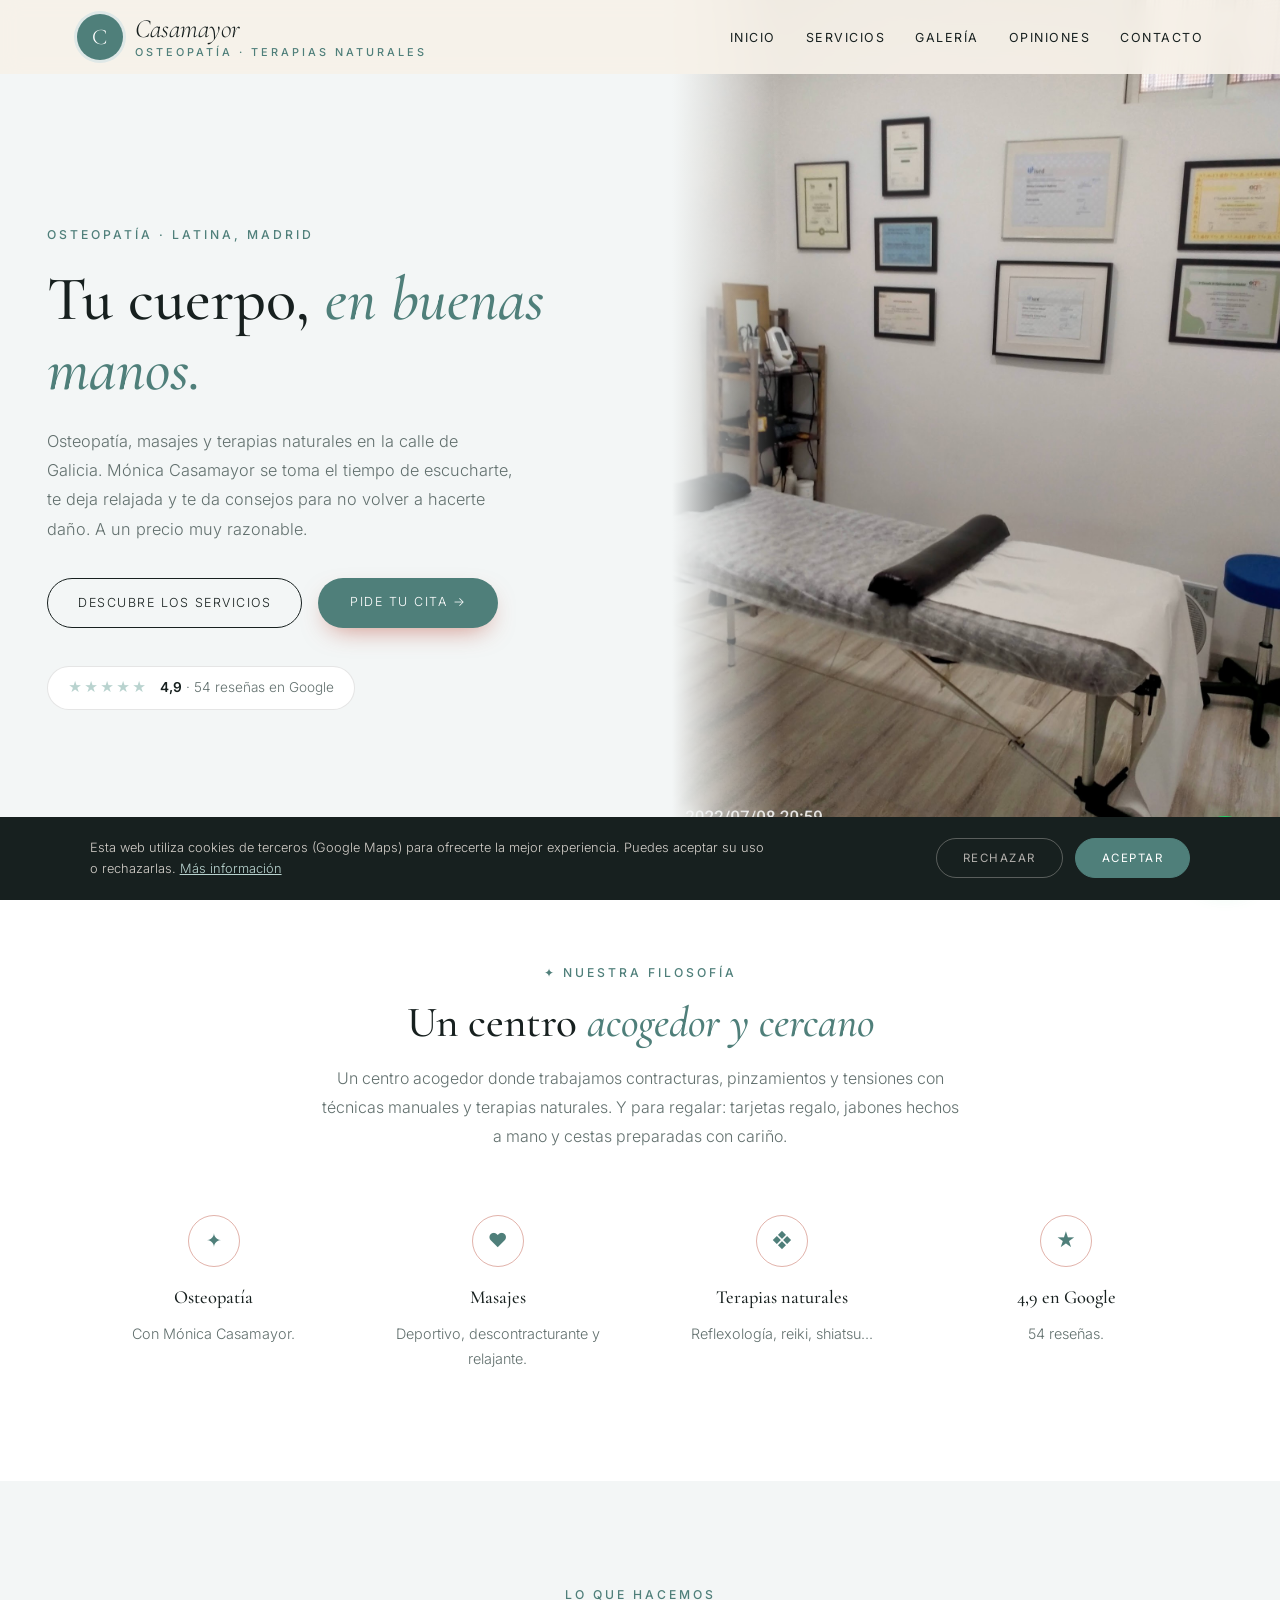
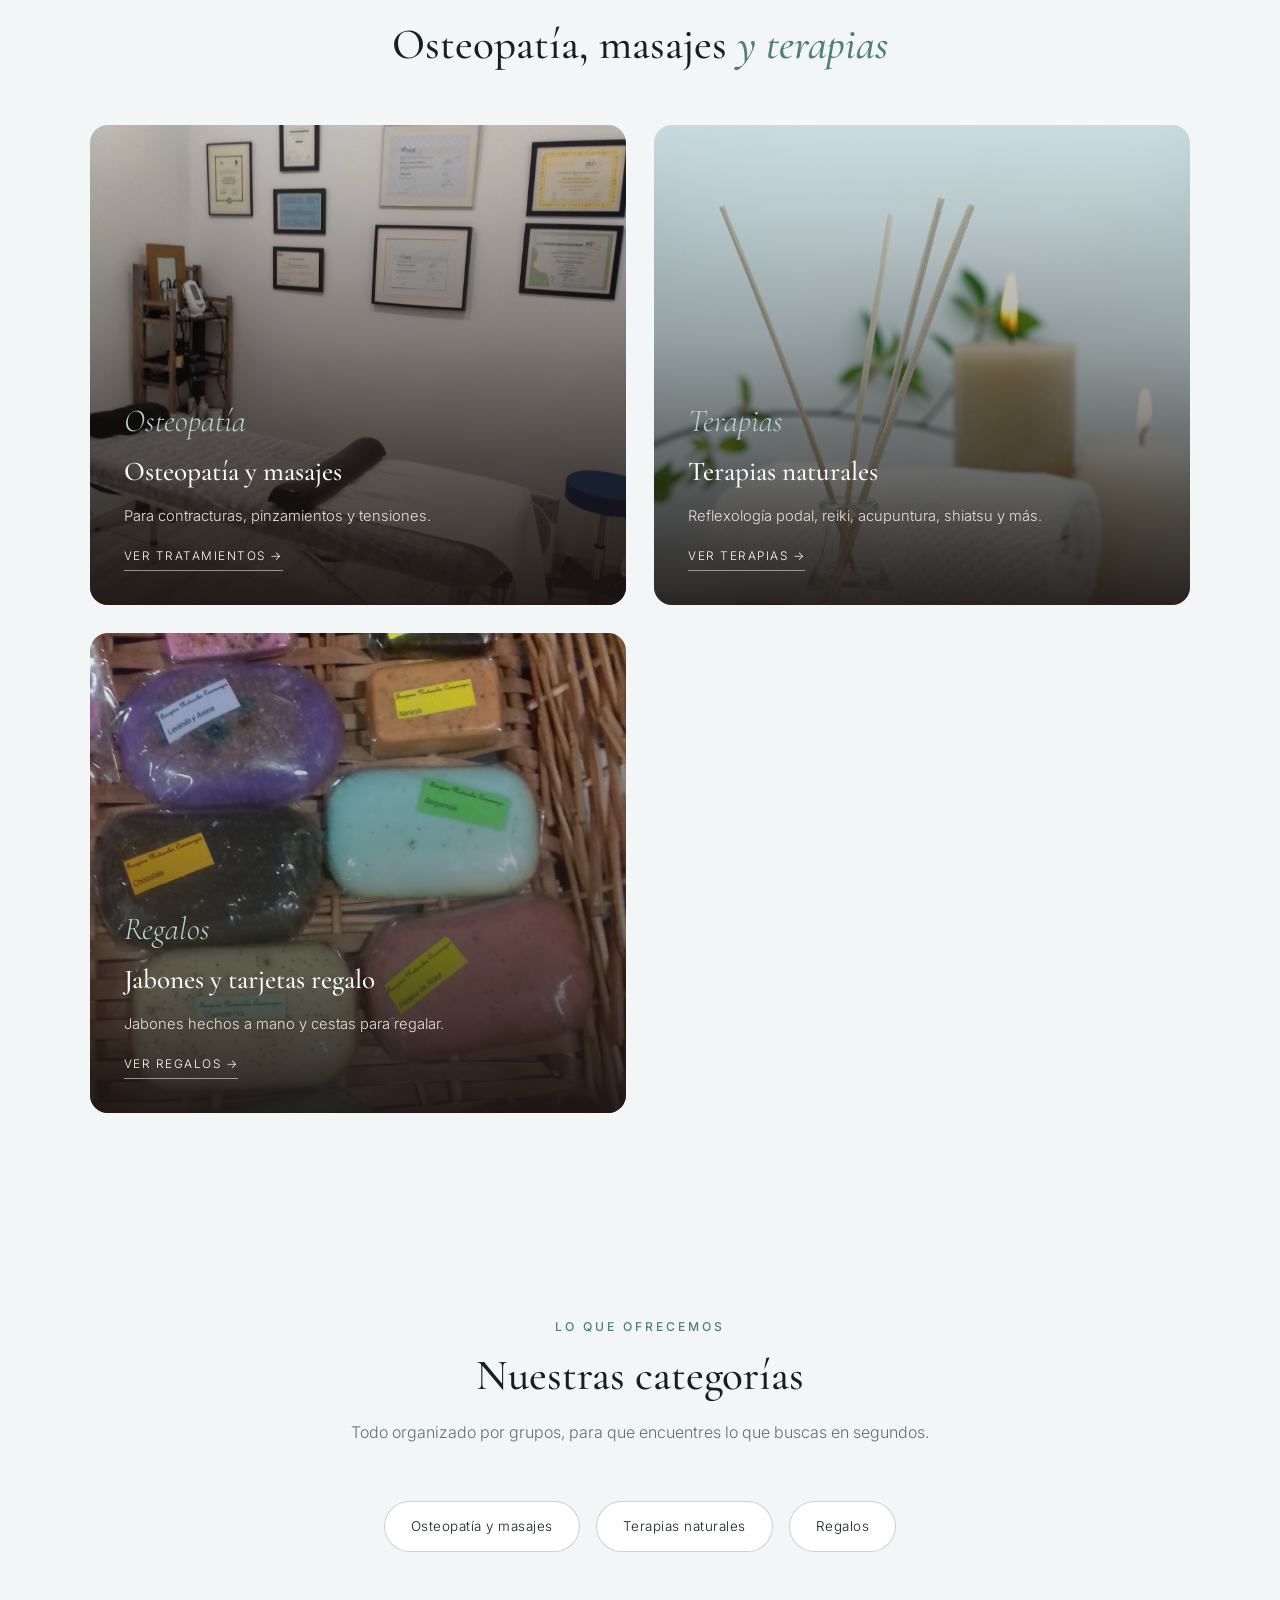
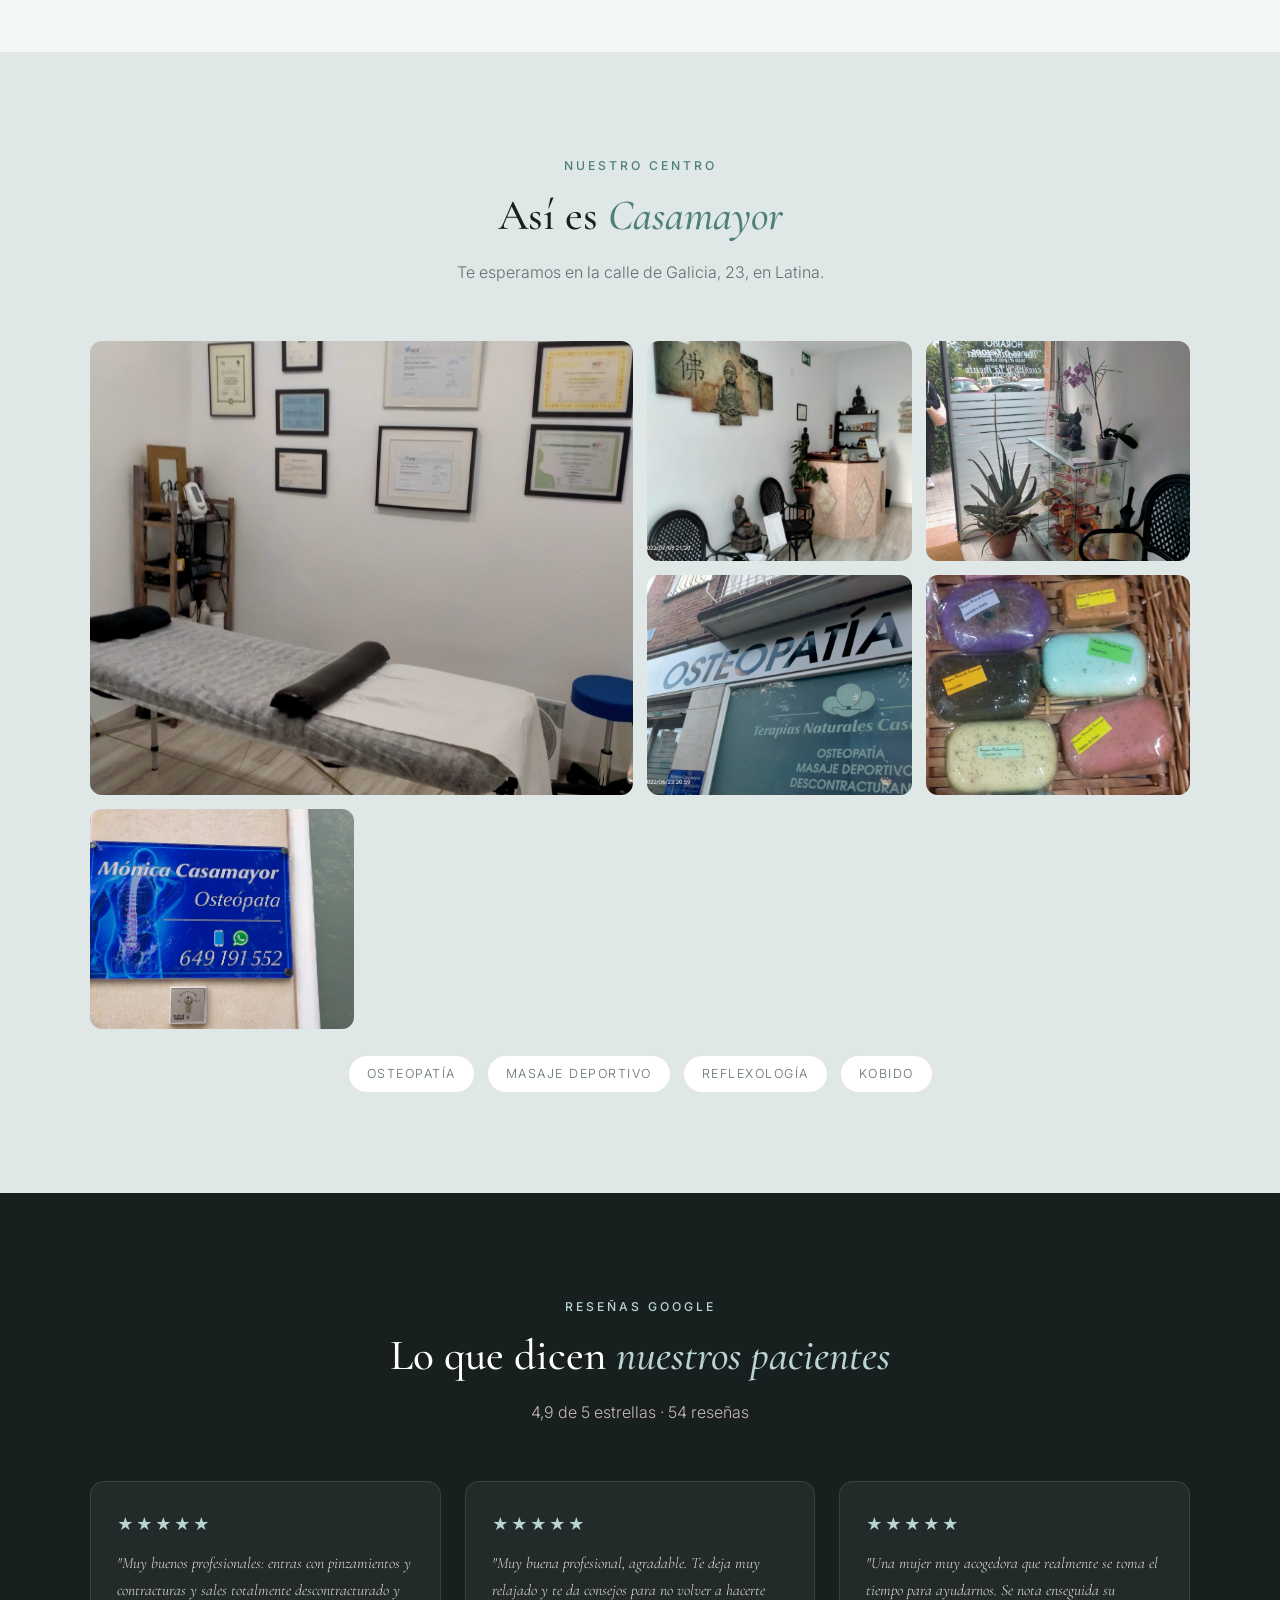
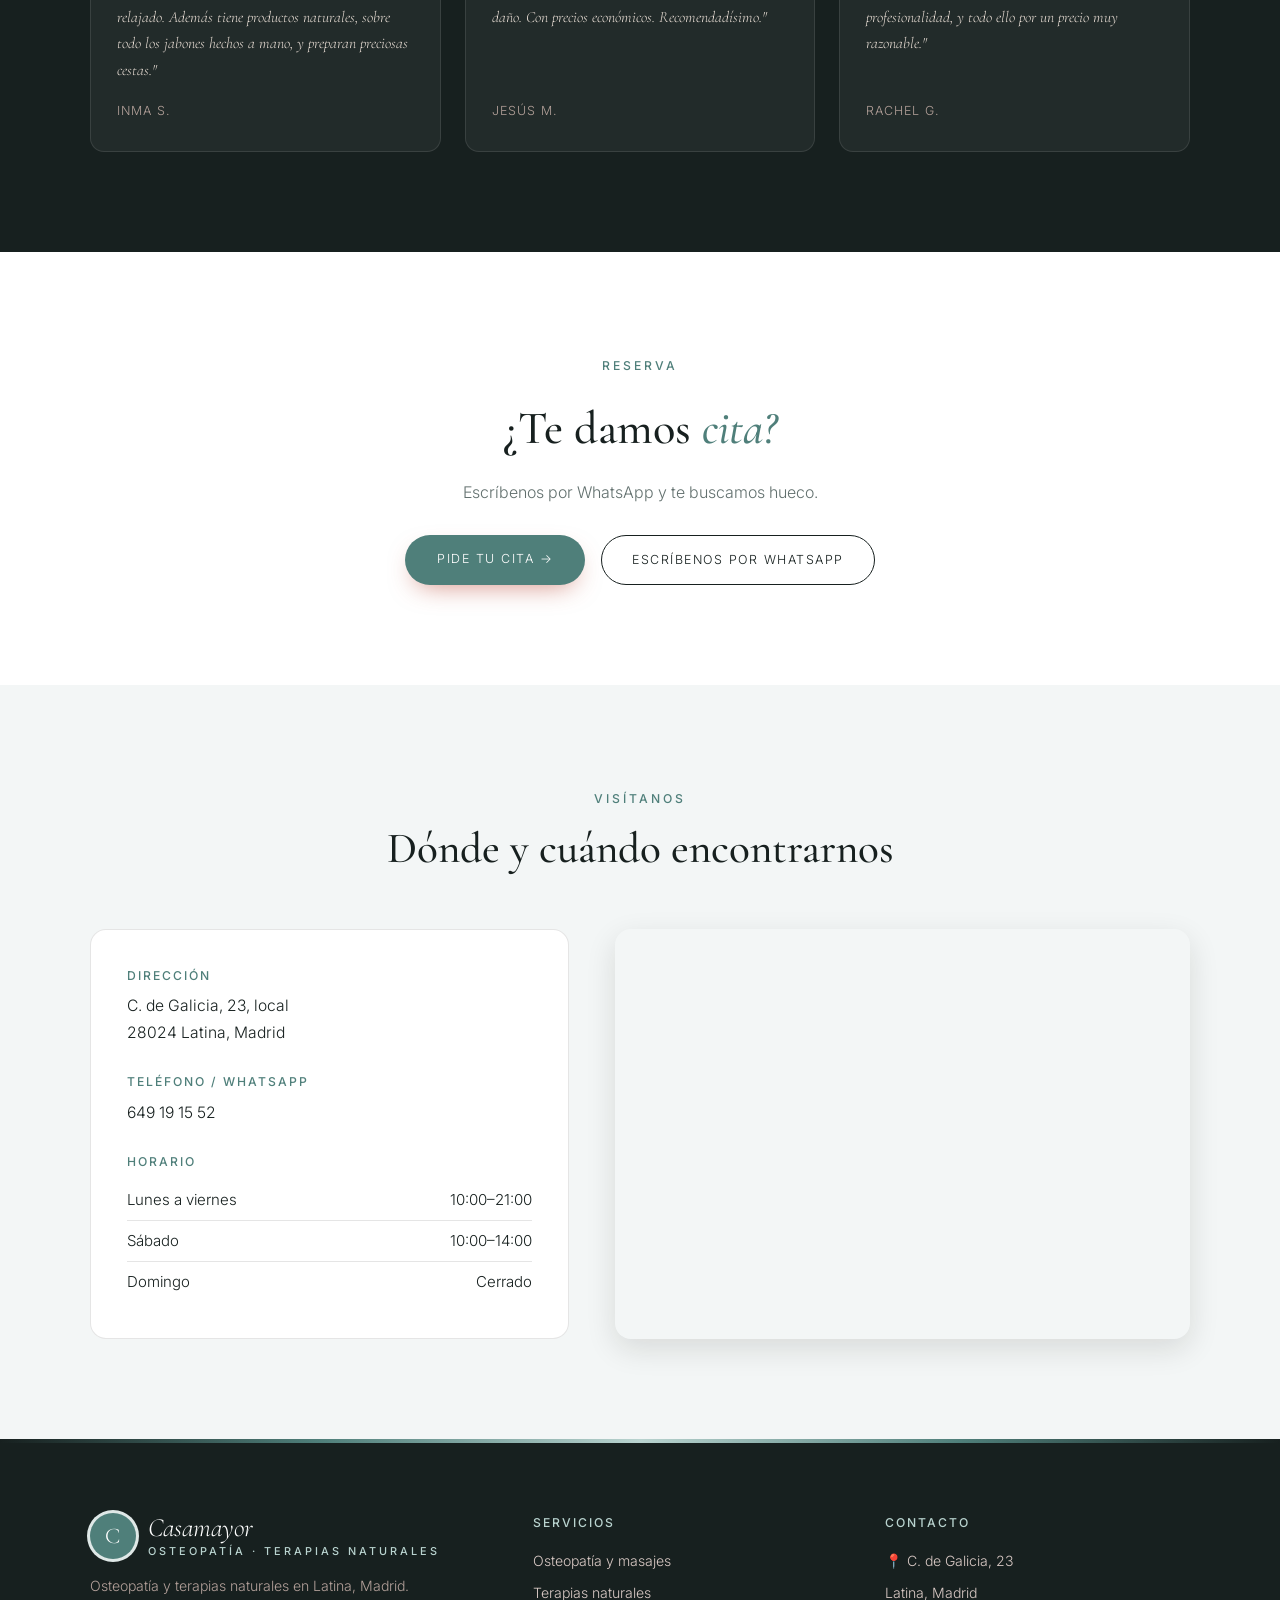
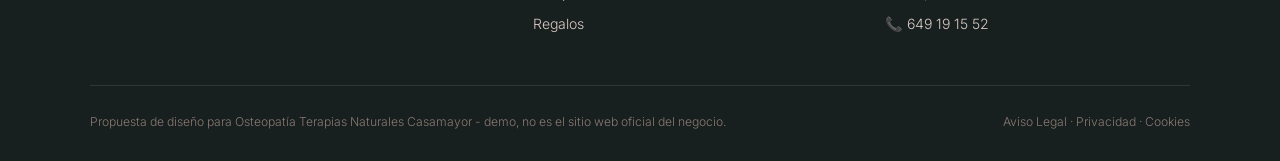
<file: index.html>
<!DOCTYPE html>
<html lang="es">
<head>
<meta charset="UTF-8">
<meta name="viewport" content="width=device-width, initial-scale=1.0">
<title>Osteopatía Terapias Naturales Casamayor — Osteopatía, masajes y terapias naturales en Latina (Madrid)</title>
<meta name="description" content="Osteopatía Terapias Naturales Casamayor, en C. de Galicia 23, Latina (Madrid). Osteopatía con Mónica Casamayor, masaje deportivo, descontracturante y relajante, reflexología podal, drenaje linfático, acupuntura, shiatsu, kobido, maderoterapia y más. 4,9★ con 54 reseñas en Google.">
<meta name="theme-color" content="#17201f">
<meta property="og:title" content="Osteopatía Terapias Naturales Casamayor · Latina">
<meta property="og:image" content="maps_04.jpg">

<link rel="preconnect" href="https://fonts.googleapis.com"><link rel="preconnect" href="https://fonts.gstatic.com" crossorigin><link href="https://fonts.googleapis.com/css2?family=Cormorant+Garamond:wght@500;600&family=Inter:wght@300;400;500;600&display=swap" rel="stylesheet">
<link rel="stylesheet" href="styles.css">
</head>
<body>

<header id="header">
  <a href="index.html" class="logo" aria-label="Osteopatía Terapias Naturales Casamayor, inicio"><span class="logo-mark">C</span><span class="logo-text"><span class="script">Casamayor</span><small>osteopatía · terapias naturales</small></span></a>
  <nav id="nav" aria-label="Navegación principal"><ul><li><a href="index.html#inicio">Inicio</a></li><li><a href="servicios.html">Servicios</a></li><li><a href="index.html#galeria">Galería</a></li><li><a href="index.html#opiniones">Opiniones</a></li><li><a href="index.html#contacto">Contacto</a></li></ul></nav><button class="nav-toggle" id="navToggle" aria-label="Abrir menú">☰</button>
</header>

<section class="hero" id="inicio">
  <div class="hero-text">
    <span class="eyebrow">Osteopatía · Latina, Madrid</span>
    <h1>Tu cuerpo, <em>en buenas manos.</em></h1>
    <p>Osteopatía, masajes y terapias naturales en la calle de Galicia. Mónica Casamayor se toma el tiempo de escucharte, te deja relajada y te da consejos para no volver a hacerte daño. A un precio muy razonable.</p>
    <div class="hero-ctas">
      <a href="servicios.html" class="btn-outline">Descubre los servicios</a>
      <a href="https://wa.me/34649191552?text=Hola%2C%20quiero%20pedir%20cita%20en%20Terapias%20Naturales%20Casamayor" class="btn-solid" target="_blank" rel="noopener">Pide tu cita →</a>
    </div>
    <a class="hero-rating" href="https://www.google.com/maps/search/?api=1&query=OsteopatíaTerapias+Naturales+Casamayor,+Calle+de+Galicia+23,+Madrid" target="_blank" rel="noopener"><span class="stars">★★★★★</span><span><strong>4,9</strong> · 54 reseñas en Google</span></a>
  </div>
  <div class="hero-img"><img src="maps_04.jpg" alt="Sala de tratamiento de Terapias Naturales Casamayor en Latina" style="object-position:center 60%;"></div>
</section>

<section class="trust">
  <div class="section-head">
    <span class="eyebrow">✦ Nuestra filosofía</span>
    <h2>Un centro <em>acogedor y cercano</em></h2>
    <p>Un centro acogedor donde trabajamos contracturas, pinzamientos y tensiones con técnicas manuales y terapias naturales. Y para regalar: tarjetas regalo, jabones hechos a mano y cestas preparadas con cariño.</p>
  </div>
  <div class="trust-grid">
    <div class="trust-card"><span class="trust-ic">✦</span><h3>Osteopatía</h3><p>Con Mónica Casamayor.</p></div>
    <div class="trust-card"><span class="trust-ic">♥</span><h3>Masajes</h3><p>Deportivo, descontracturante y relajante.</p></div>
    <div class="trust-card"><span class="trust-ic">❖</span><h3>Terapias naturales</h3><p>Reflexología, reiki, shiatsu...</p></div>
    <div class="trust-card"><span class="trust-ic">★</span><h3>4,9 en Google</h3><p>54 reseñas.</p></div>
  </div>
</section>

<section class="worlds">
  <div class="section-head">
    <span class="eyebrow">Lo que hacemos</span>
    <h2>Osteopatía, masajes <em>y terapias</em></h2>
  </div>
  <div class="worlds-grid">
    <a href="servicios.html#tratamientos" class="world-card"><img src="maps_04.jpg" alt="Osteopatía y masajes"><div class="world-text"><span class="script">Osteopatía</span><h3>Osteopatía y masajes</h3><p>Para contracturas, pinzamientos y tensiones.</p><span class="world-link">Ver tratamientos →</span></div></a>
    <a href="servicios.html#terapias" class="world-card"><img src="stock_1620733723572.jpg" alt="Terapias naturales"><div class="world-text"><span class="script">Terapias</span><h3>Terapias naturales</h3><p>Reflexología podal, reiki, acupuntura, shiatsu y más.</p><span class="world-link">Ver terapias →</span></div></a>
    <a href="servicios.html#regalos" class="world-card"><img src="maps_05.jpg" alt="Jabones y tarjetas regalo"><div class="world-text"><span class="script">Regalos</span><h3>Jabones y tarjetas regalo</h3><p>Jabones hechos a mano y cestas para regalar.</p><span class="world-link">Ver regalos →</span></div></a>
  </div>
</section>

<section>
  <div class="section-head">
    <span class="eyebrow">Lo que ofrecemos</span>
    <h2>Nuestras categorías</h2>
    <p>Todo organizado por grupos, para que encuentres lo que buscas en segundos.</p>
  </div>
  <div class="cat-pills">
    <a href="servicios.html#tratamientos" class="cat-pill">Osteopatía y masajes</a>
    <a href="servicios.html#terapias" class="cat-pill">Terapias naturales</a>
    <a href="servicios.html#regalos" class="cat-pill">Regalos</a>
  </div>
</section>

<section class="gallery-wrap" id="galeria">
  <div class="section-head">
    <span class="eyebrow">Nuestro centro</span>
    <h2>Así es <em>Casamayor</em></h2>
    <p>Te esperamos en la calle de Galicia, 23, en Latina.</p>
  </div>
  <div class="gallery">
    <figure class="big"><img src="maps_04.jpg" alt="Sala de tratamiento de Terapias Naturales Casamayor" loading="lazy"></figure>
    <figure><img src="maps_06.jpg" alt="Recepción del centro" loading="lazy"></figure>
    <figure><img src="maps_03.jpg" alt="Entrada con plantas y productos naturales" loading="lazy"></figure>
    <figure><img src="maps_09.jpg" alt="Fachada en la calle de Galicia" loading="lazy"></figure>
    <figure><img src="maps_05.jpg" alt="Jabones hechos a mano" loading="lazy"></figure>
    <figure><img src="maps_01.jpg" alt="Placa de Mónica Casamayor, osteópata" loading="lazy"></figure>
  </div>
  <div class="brands"><span>Osteopatía</span><span>Masaje deportivo</span><span>Reflexología</span><span>Kobido</span></div>
</section>

<section class="reviews-wrap" id="opiniones">
  <div class="section-head">
    <span class="eyebrow">Reseñas Google</span>
    <h2>Lo que dicen <em>nuestros pacientes</em></h2>
    <p>4,9 de 5 estrellas · 54 reseñas</p>
  </div>
  <div class="review-grid">
    <div class="review-card"><div class="stars">★★★★★</div><p>"Muy buenos profesionales: entras con pinzamientos y contracturas y sales totalmente descontracturado y relajado. Además tiene productos naturales, sobre todo los jabones hechos a mano, y preparan preciosas cestas."</p><cite>Inma S.</cite></div>
    <div class="review-card"><div class="stars">★★★★★</div><p>"Muy buena profesional, agradable. Te deja muy relajado y te da consejos para no volver a hacerte daño. Con precios económicos. Recomendadísimo."</p><cite>Jesús M.</cite></div>
    <div class="review-card"><div class="stars">★★★★★</div><p>"Una mujer muy acogedora que realmente se toma el tiempo para ayudarnos. Se nota enseguida su profesionalidad, y todo ello por un precio muy razonable."</p><cite>Rachel G.</cite></div>
  </div>
</section>

<section class="cta-section">
  <span class="eyebrow">Reserva</span>
  <h2>¿Te damos <em>cita?</em></h2>
  <p>Escríbenos por WhatsApp y te buscamos hueco.</p>
  <div class="cta-row">
    <a href="https://wa.me/34649191552?text=Hola%2C%20quiero%20pedir%20cita%20en%20Terapias%20Naturales%20Casamayor" class="btn-solid" target="_blank" rel="noopener">Pide tu cita →</a>
    <a href="https://wa.me/34649191552?text=Hola%2C%20quiero%20pedir%20cita%20en%20Terapias%20Naturales%20Casamayor" class="btn-outline" target="_blank" rel="noopener">Escríbenos por WhatsApp</a>
  </div>
</section>

<section class="contact-section" id="contacto">
  <div class="section-head">
    <span class="eyebrow">Visítanos</span>
    <h2>Dónde y cuándo encontrarnos</h2>
  </div>
  <div class="contact-grid">
    <div class="contact-info">
      <div class="contact-block"><h3>Dirección</h3><p>C. de Galicia, 23, local<br>28024 Latina, Madrid</p></div>
      <div class="contact-block"><h3>Teléfono / WhatsApp</h3><p><a href="tel:+34649191552">649 19 15 52</a></p></div>
      <div class="contact-block"><h3>Horario</h3><ul class="hours-list"><li><span>Lunes a viernes</span><span>10:00–21:00</span></li><li><span>Sábado</span><span>10:00–14:00</span></li><li><span>Domingo</span><span>Cerrado</span></li></ul></div>
      
    </div>
    <div class="contact-map">
      <iframe title="Mapa de Osteopatía Terapias Naturales Casamayor" src="https://www.google.com/maps?q=OsteopatíaTerapias+Naturales+Casamayor,+Calle+de+Galicia+23,+Madrid&output=embed" width="100%" height="100%" style="border:0;" allowfullscreen="" loading="lazy" referrerpolicy="no-referrer-when-downgrade"></iframe>
    </div>
  </div>
</section>

<footer>
  <div class="footer-grid">
    <div class="footer-brand">
      <a href="index.html" class="logo light"><span class="logo-mark">C</span><span class="logo-text"><span class="script">Casamayor</span><small>osteopatía · terapias naturales</small></span></a>
      <p>Osteopatía y terapias naturales en Latina, Madrid.</p>
    </div>
    <div><h4>Servicios</h4><ul><li><a href="servicios.html#tratamientos">Osteopatía y masajes</a></li><li><a href="servicios.html#terapias">Terapias naturales</a></li><li><a href="servicios.html#regalos">Regalos</a></li></ul></div>
    <div><h4>Contacto</h4><ul><li>📍 C. de Galicia, 23</li><li>Latina, Madrid</li><li>📞 <a href="tel:+34649191552">649 19 15 52</a></li></ul></div>
  </div>
  <div class="footer-bottom">
    <span>Propuesta de diseño para Osteopatía Terapias Naturales Casamayor - demo, no es el sitio web oficial del negocio.</span>
    <span><a href="aviso-legal.html">Aviso Legal</a> &middot; <a href="politica-privacidad.html">Privacidad</a> &middot; <a href="politica-cookies.html">Cookies</a></span>
  </div>
</footer>

<div id="cookie-banner" class="cookie-banner"><p>Esta web utiliza cookies de terceros (Google Maps) para ofrecerte la mejor experiencia. Puedes aceptar su uso o rechazarlas. <a href="politica-cookies.html">Más información</a></p><div class="cookie-actions"><button onclick="setCookieChoice('rejected')" class="ck-reject">Rechazar</button><button onclick="setCookieChoice('accepted')" class="ck-accept">Aceptar</button></div></div>
<div class="social-fabs"><a class="wa-fab" href="https://wa.me/34649191552?text=Hola%2C%20quiero%20pedir%20cita%20en%20Terapias%20Naturales%20Casamayor" target="_blank" rel="noopener" aria-label="Escribir por WhatsApp"><svg width="28" height="28" viewBox="0 0 24 24" fill="white"><path d="M17.5 14.4c-.3-.1-1.8-.9-2-1s-.5-.1-.7.1-.8 1-.9 1.2-.3.2-.6.1a8.2 8.2 0 0 1-2.4-1.5 9 9 0 0 1-1.7-2.1c-.2-.3 0-.5.1-.6l.4-.5.3-.5v-.5l-.9-2.2c-.2-.6-.5-.5-.7-.5h-.6a1.1 1.1 0 0 0-.8.4 3.4 3.4 0 0 0-1 2.5 5.9 5.9 0 0 0 1.2 3.1 13.5 13.5 0 0 0 5.2 4.6c2.6 1 2.6.7 3.1.6a2.6 2.6 0 0 0 1.7-1.2 2.1 2.1 0 0 0 .2-1.2c-.1-.1-.3-.2-.6-.3ZM12 21.8a9.8 9.8 0 0 1-5-1.4l-.4-.2-3.7 1 1-3.6-.2-.4A9.8 9.8 0 1 1 12 21.8Zm8.4-18.3A11.8 11.8 0 0 0 1.8 17.7L.2 23.8l6.3-1.6a11.8 11.8 0 0 0 5.6 1.4A11.8 11.8 0 0 0 20.4 3.5Z"/></svg></a></div>
<script src="main.js"></script>
</body>
</html>
</file>
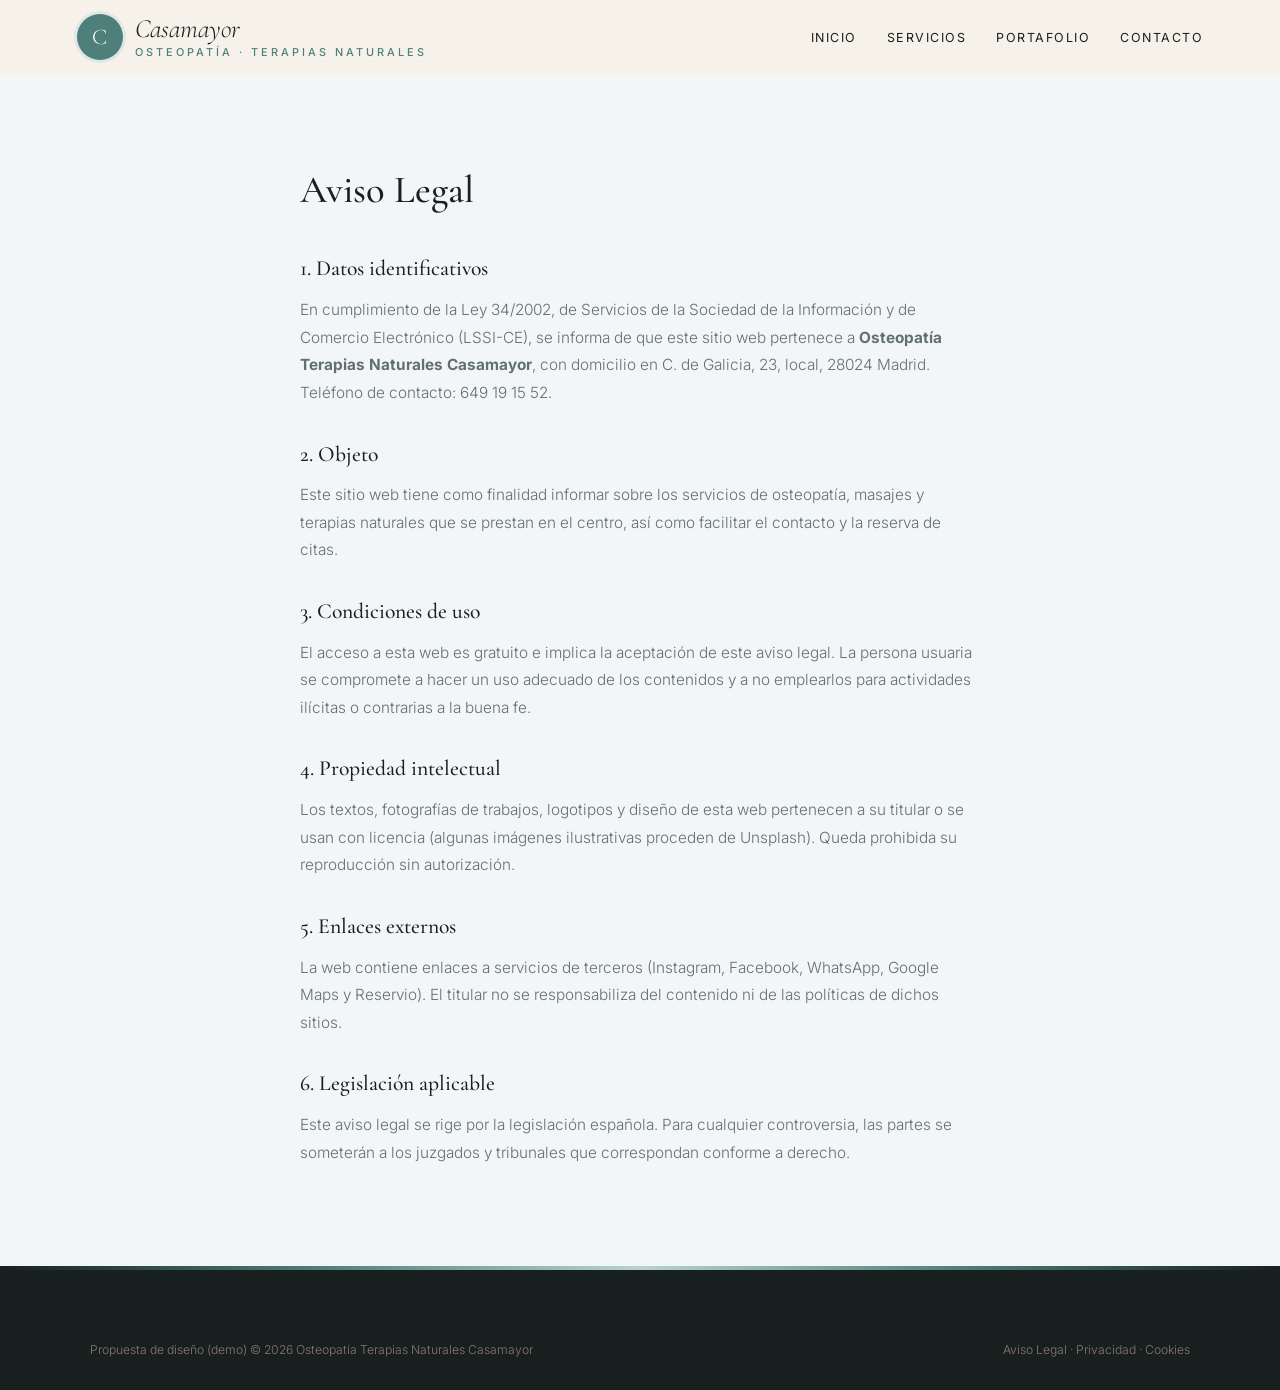
<file: aviso-legal.html>
<!DOCTYPE html>
<html lang="es">
<head>
<meta charset="UTF-8">
<meta name="viewport" content="width=device-width, initial-scale=1.0">
<title>Aviso Legal — Osteopatía Terapias Naturales Casamayor</title>
<meta name="robots" content="noindex">

<link rel="preconnect" href="https://fonts.googleapis.com">
<link href="https://fonts.googleapis.com/css2?family=Cormorant+Garamond:wght@500;600&family=Inter:wght@300;400;500;600&display=swap" rel="stylesheet">
<link rel="stylesheet" href="styles.css">
</head>
<body>
<header id="header" class="scrolled">
  <a href="index.html" class="logo" aria-label="Osteopatía Terapias Naturales Casamayor, inicio">
    <span class="logo-mark">C</span>
    <span class="logo-text"><span class="script">Casamayor</span><small>osteopatía · terapias naturales</small></span>
  </a>
  <nav id="nav" aria-label="Navegación principal">
    <ul>
      <li><a href="index.html#inicio">Inicio</a></li>
      <li><a href="servicios.html">Servicios</a></li>
      <li><a href="portafolio.html">Portafolio</a></li>
      <li><a href="index.html#contacto">Contacto</a></li>
    </ul>
  </nav>
  <button class="nav-toggle" id="navToggle" aria-label="Abrir menú">☰</button>
</header>
<main class="legal"><h1>Aviso Legal</h1>
<h2>1. Datos identificativos</h2>
<p>En cumplimiento de la Ley 34/2002, de Servicios de la Sociedad de la Información y de Comercio Electrónico (LSSI-CE), se informa de que este sitio web pertenece a <strong>Osteopatía Terapias Naturales Casamayor</strong>, con domicilio en C. de Galicia, 23, local, 28024 Madrid. Teléfono de contacto: 649 19 15 52.</p>
<h2>2. Objeto</h2>
<p>Este sitio web tiene como finalidad informar sobre los servicios de osteopatía, masajes y terapias naturales que se prestan en el centro, así como facilitar el contacto y la reserva de citas.</p>
<h2>3. Condiciones de uso</h2>
<p>El acceso a esta web es gratuito e implica la aceptación de este aviso legal. La persona usuaria se compromete a hacer un uso adecuado de los contenidos y a no emplearlos para actividades ilícitas o contrarias a la buena fe.</p>
<h2>4. Propiedad intelectual</h2>
<p>Los textos, fotografías de trabajos, logotipos y diseño de esta web pertenecen a su titular o se usan con licencia (algunas imágenes ilustrativas proceden de Unsplash). Queda prohibida su reproducción sin autorización.</p>
<h2>5. Enlaces externos</h2>
<p>La web contiene enlaces a servicios de terceros (Instagram, Facebook, WhatsApp, Google Maps y Reservio). El titular no se responsabiliza del contenido ni de las políticas de dichos sitios.</p>
<h2>6. Legislación aplicable</h2>
<p>Este aviso legal se rige por la legislación española. Para cualquier controversia, las partes se someterán a los juzgados y tribunales que correspondan conforme a derecho.</p></main>
<footer>
  <div class="footer-bottom" style="margin-top:0">
    <span>Propuesta de diseño (demo) © 2026 Osteopatía Terapias Naturales Casamayor</span>
    <span><a href="aviso-legal.html">Aviso Legal</a> &middot; <a href="politica-privacidad.html">Privacidad</a> &middot; <a href="politica-cookies.html">Cookies</a></span>
  </div>
</footer>
<script src="main.js"></script>
</body>
</html>
</file>
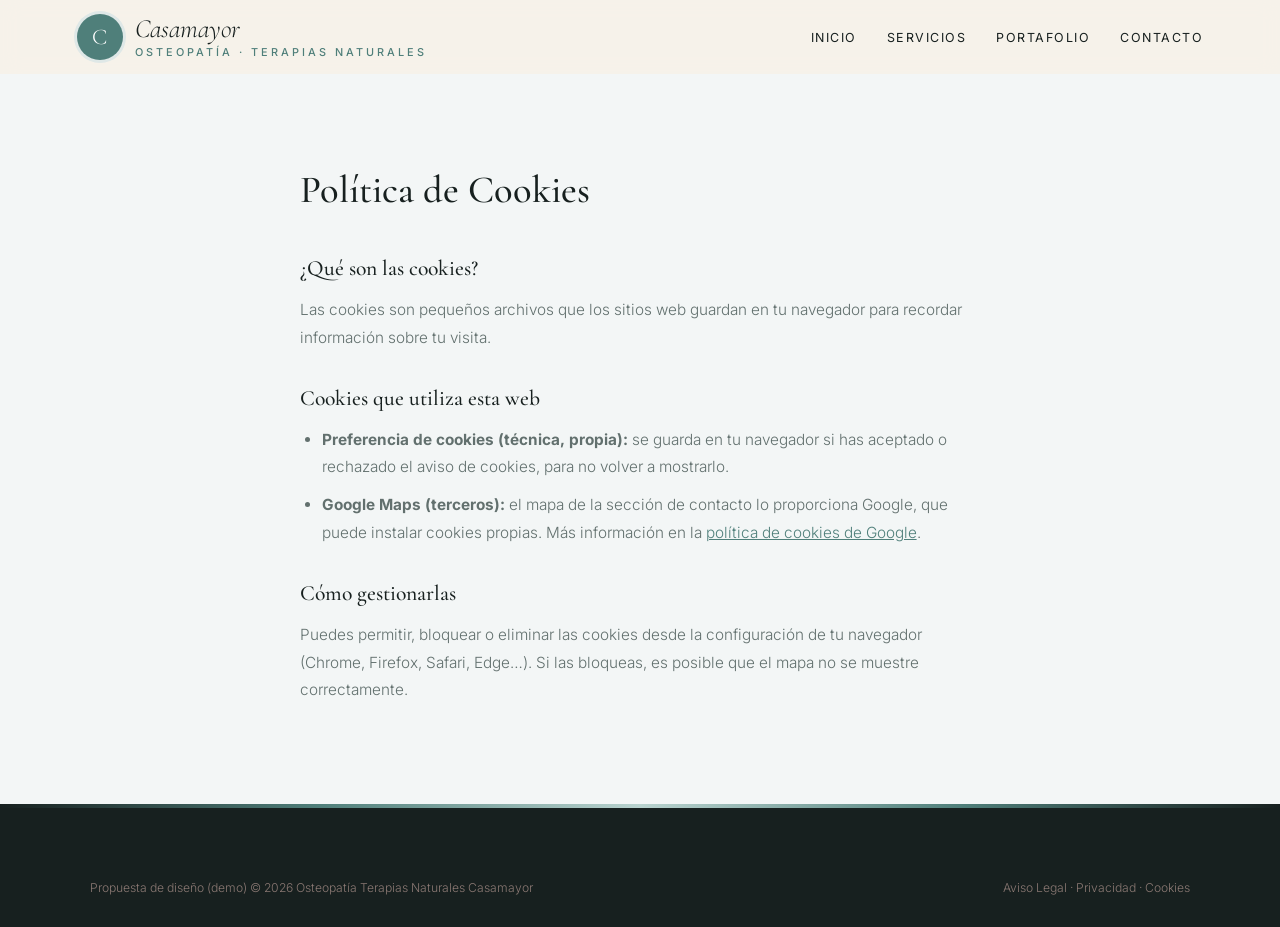
<file: politica-cookies.html>
<!DOCTYPE html>
<html lang="es">
<head>
<meta charset="UTF-8">
<meta name="viewport" content="width=device-width, initial-scale=1.0">
<title>Política de Cookies — Osteopatía Terapias Naturales Casamayor</title>
<meta name="robots" content="noindex">

<link rel="preconnect" href="https://fonts.googleapis.com">
<link href="https://fonts.googleapis.com/css2?family=Cormorant+Garamond:wght@500;600&family=Inter:wght@300;400;500;600&display=swap" rel="stylesheet">
<link rel="stylesheet" href="styles.css">
</head>
<body>
<header id="header" class="scrolled">
  <a href="index.html" class="logo" aria-label="Osteopatía Terapias Naturales Casamayor, inicio">
    <span class="logo-mark">C</span>
    <span class="logo-text"><span class="script">Casamayor</span><small>osteopatía · terapias naturales</small></span>
  </a>
  <nav id="nav" aria-label="Navegación principal">
    <ul>
      <li><a href="index.html#inicio">Inicio</a></li>
      <li><a href="servicios.html">Servicios</a></li>
      <li><a href="portafolio.html">Portafolio</a></li>
      <li><a href="index.html#contacto">Contacto</a></li>
    </ul>
  </nav>
  <button class="nav-toggle" id="navToggle" aria-label="Abrir menú">☰</button>
</header>
<main class="legal"><h1>Política de Cookies</h1>
<h2>¿Qué son las cookies?</h2>
<p>Las cookies son pequeños archivos que los sitios web guardan en tu navegador para recordar información sobre tu visita.</p>
<h2>Cookies que utiliza esta web</h2>
<ul>
<li><strong>Preferencia de cookies (técnica, propia):</strong> se guarda en tu navegador si has aceptado o rechazado el aviso de cookies, para no volver a mostrarlo.</li>
<li><strong>Google Maps (terceros):</strong> el mapa de la sección de contacto lo proporciona Google, que puede instalar cookies propias. Más información en la <a href="https://policies.google.com/technologies/cookies" target="_blank" rel="noopener">política de cookies de Google</a>.</li>
</ul>
<h2>Cómo gestionarlas</h2>
<p>Puedes permitir, bloquear o eliminar las cookies desde la configuración de tu navegador (Chrome, Firefox, Safari, Edge…). Si las bloqueas, es posible que el mapa no se muestre correctamente.</p></main>
<footer>
  <div class="footer-bottom" style="margin-top:0">
    <span>Propuesta de diseño (demo) © 2026 Osteopatía Terapias Naturales Casamayor</span>
    <span><a href="aviso-legal.html">Aviso Legal</a> &middot; <a href="politica-privacidad.html">Privacidad</a> &middot; <a href="politica-cookies.html">Cookies</a></span>
  </div>
</footer>
<script src="main.js"></script>
</body>
</html>
</file>
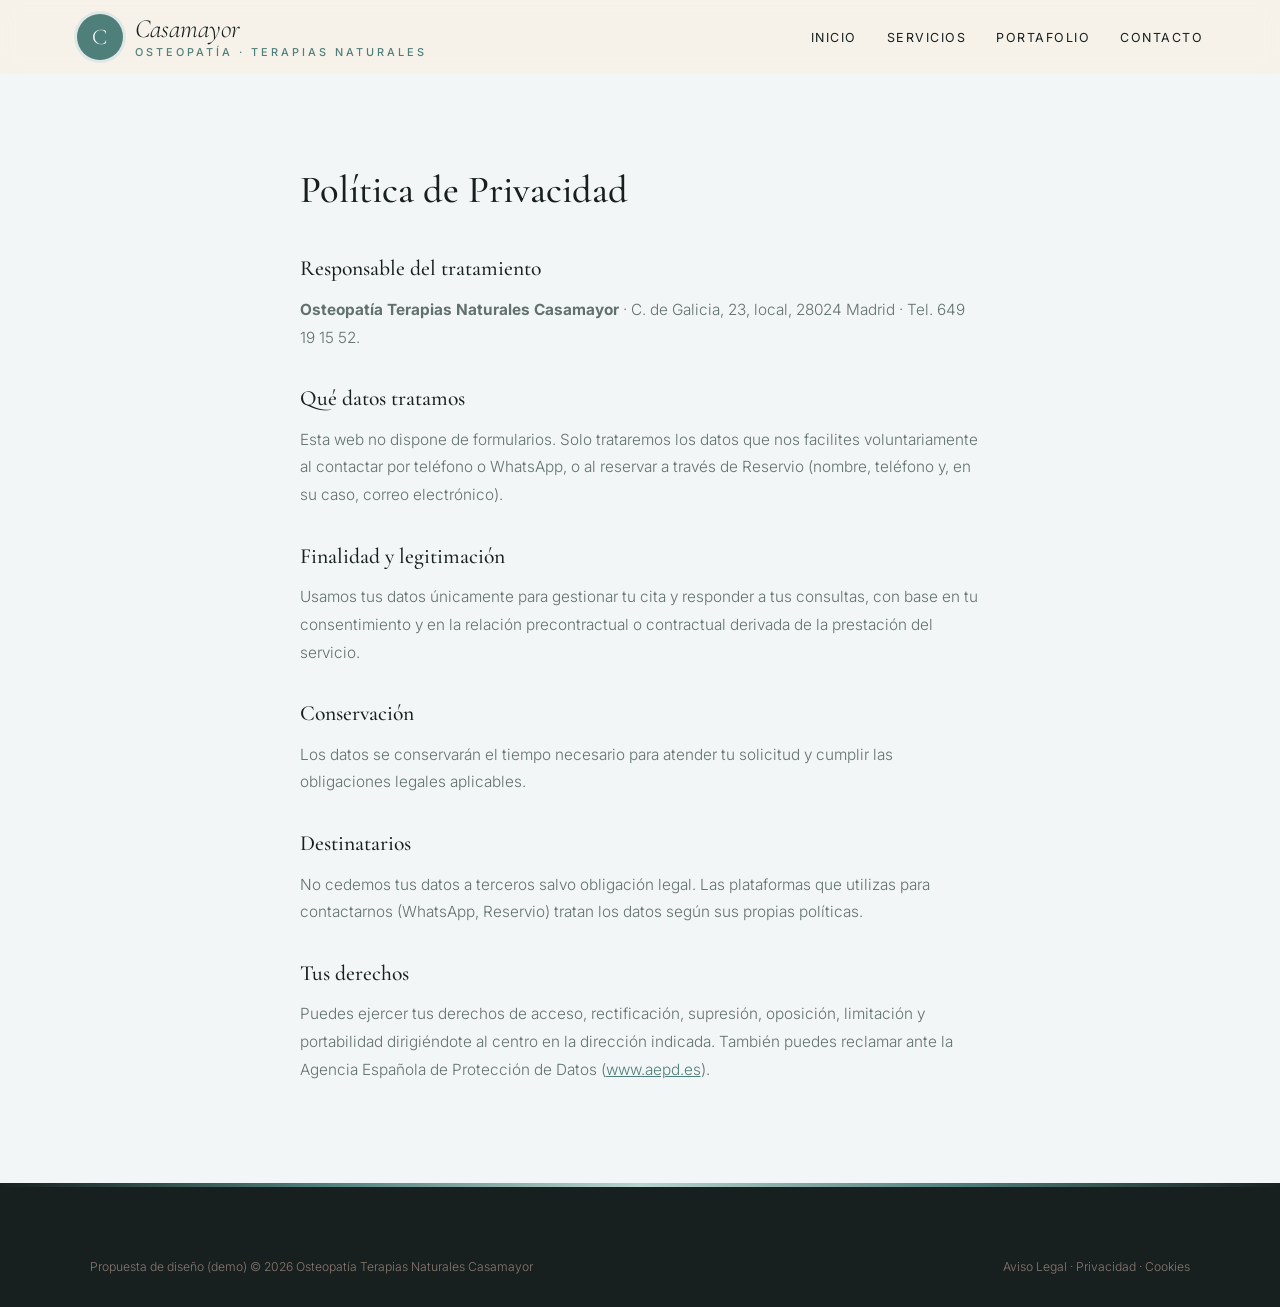
<file: politica-privacidad.html>
<!DOCTYPE html>
<html lang="es">
<head>
<meta charset="UTF-8">
<meta name="viewport" content="width=device-width, initial-scale=1.0">
<title>Política de Privacidad — Osteopatía Terapias Naturales Casamayor</title>
<meta name="robots" content="noindex">

<link rel="preconnect" href="https://fonts.googleapis.com">
<link href="https://fonts.googleapis.com/css2?family=Cormorant+Garamond:wght@500;600&family=Inter:wght@300;400;500;600&display=swap" rel="stylesheet">
<link rel="stylesheet" href="styles.css">
</head>
<body>
<header id="header" class="scrolled">
  <a href="index.html" class="logo" aria-label="Osteopatía Terapias Naturales Casamayor, inicio">
    <span class="logo-mark">C</span>
    <span class="logo-text"><span class="script">Casamayor</span><small>osteopatía · terapias naturales</small></span>
  </a>
  <nav id="nav" aria-label="Navegación principal">
    <ul>
      <li><a href="index.html#inicio">Inicio</a></li>
      <li><a href="servicios.html">Servicios</a></li>
      <li><a href="portafolio.html">Portafolio</a></li>
      <li><a href="index.html#contacto">Contacto</a></li>
    </ul>
  </nav>
  <button class="nav-toggle" id="navToggle" aria-label="Abrir menú">☰</button>
</header>
<main class="legal"><h1>Política de Privacidad</h1>
<h2>Responsable del tratamiento</h2>
<p><strong>Osteopatía Terapias Naturales Casamayor</strong> · C. de Galicia, 23, local, 28024 Madrid · Tel. 649 19 15 52.</p>
<h2>Qué datos tratamos</h2>
<p>Esta web no dispone de formularios. Solo trataremos los datos que nos facilites voluntariamente al contactar por teléfono o WhatsApp, o al reservar a través de Reservio (nombre, teléfono y, en su caso, correo electrónico).</p>
<h2>Finalidad y legitimación</h2>
<p>Usamos tus datos únicamente para gestionar tu cita y responder a tus consultas, con base en tu consentimiento y en la relación precontractual o contractual derivada de la prestación del servicio.</p>
<h2>Conservación</h2>
<p>Los datos se conservarán el tiempo necesario para atender tu solicitud y cumplir las obligaciones legales aplicables.</p>
<h2>Destinatarios</h2>
<p>No cedemos tus datos a terceros salvo obligación legal. Las plataformas que utilizas para contactarnos (WhatsApp, Reservio) tratan los datos según sus propias políticas.</p>
<h2>Tus derechos</h2>
<p>Puedes ejercer tus derechos de acceso, rectificación, supresión, oposición, limitación y portabilidad dirigiéndote al centro en la dirección indicada. También puedes reclamar ante la Agencia Española de Protección de Datos (<a href="https://www.aepd.es" target="_blank" rel="noopener">www.aepd.es</a>).</p></main>
<footer>
  <div class="footer-bottom" style="margin-top:0">
    <span>Propuesta de diseño (demo) © 2026 Osteopatía Terapias Naturales Casamayor</span>
    <span><a href="aviso-legal.html">Aviso Legal</a> &middot; <a href="politica-privacidad.html">Privacidad</a> &middot; <a href="politica-cookies.html">Cookies</a></span>
  </div>
</footer>
<script src="main.js"></script>
</body>
</html>
</file>
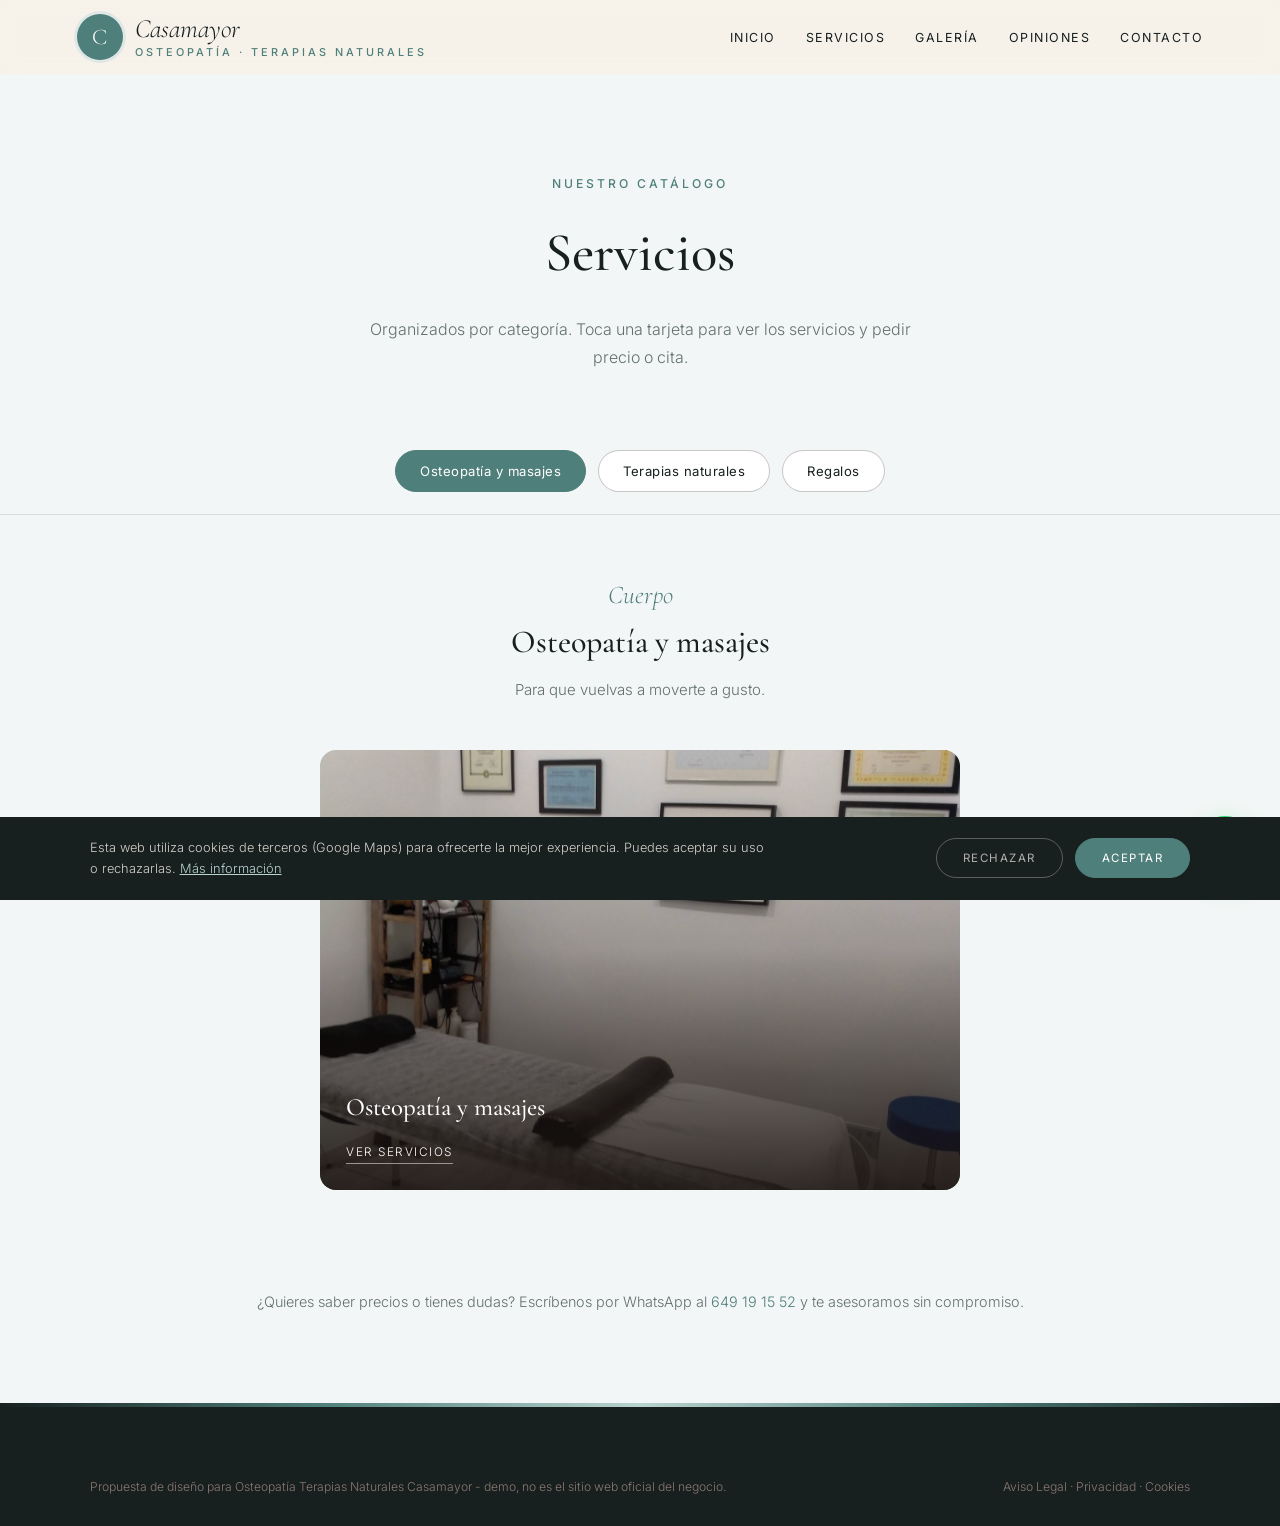
<file: servicios.html>
<!DOCTYPE html>
<html lang="es">
<head>
<meta charset="UTF-8">
<meta name="viewport" content="width=device-width, initial-scale=1.0">
<title>Servicios — Osteopatía Terapias Naturales Casamayor · Latina</title>
<meta name="description" content="Servicios de Osteopatía Terapias Naturales Casamayor en Latina.">

<link rel="preconnect" href="https://fonts.googleapis.com"><link rel="preconnect" href="https://fonts.gstatic.com" crossorigin><link href="https://fonts.googleapis.com/css2?family=Cormorant+Garamond:wght@500;600&family=Inter:wght@300;400;500;600&display=swap" rel="stylesheet">
<link rel="stylesheet" href="styles.css">
</head>
<body>

<header id="header" class="scrolled">
  <a href="index.html" class="logo" aria-label="Osteopatía Terapias Naturales Casamayor, inicio"><span class="logo-mark">C</span><span class="logo-text"><span class="script">Casamayor</span><small>osteopatía · terapias naturales</small></span></a>
  <nav id="nav" aria-label="Navegación principal"><ul><li><a href="index.html#inicio">Inicio</a></li><li><a href="servicios.html">Servicios</a></li><li><a href="index.html#galeria">Galería</a></li><li><a href="index.html#opiniones">Opiniones</a></li><li><a href="index.html#contacto">Contacto</a></li></ul></nav><button class="nav-toggle" id="navToggle" aria-label="Abrir menú">☰</button>
</header>

<div class="page-hero">
  <span class="eyebrow">Nuestro catálogo</span>
  <h1>Servicios</h1>
  <p>Organizados por categoría. Toca una tarjeta para ver los servicios y pedir precio o cita.</p>
</div>

<div class="tabs">
  <button class="tab-btn active" data-tab="tratamientos">Osteopatía y masajes</button>
  <button class="tab-btn" data-tab="terapias">Terapias naturales</button>
  <button class="tab-btn" data-tab="regalos">Regalos</button>
  
</div>

<div class="tab-panel active" id="tratamientos">
  <div class="tab-intro"><span class="script">Cuerpo</span><h2>Osteopatía y masajes</h2><p>Para que vuelvas a moverte a gusto.</p></div>
  <div class="cat-grid single">
    <div class="cat-card" onclick="openModal('tratamientos')"><img src="maps_04.jpg" alt="Osteopatía y masajes" loading="lazy"><div class="cat-card-text"><h3>Osteopatía y masajes</h3><span>Ver servicios</span></div></div>
  </div>
</div>

<div class="tab-panel" id="terapias">
  <div class="tab-intro"><span class="script">Terapias</span><h2>Terapias naturales</h2><p>Equilibrio y bienestar.</p></div>
  <div class="cat-grid single">
    <div class="cat-card" onclick="openModal('terapias')"><img src="stock_1591343395082.jpg" alt="Terapias naturales" loading="lazy"><div class="cat-card-text"><h3>Terapias naturales</h3><span>Ver servicios</span></div></div>
  </div>
</div>

<div class="tab-panel" id="regalos">
  <div class="tab-intro"><span class="script">Regalos</span><h2>Para regalar</h2><p>Detalles hechos con cariño.</p></div>
  <div class="cat-grid single">
    <div class="cat-card" onclick="openModal('regalos')"><img src="maps_05.jpg" alt="Regalos" loading="lazy"><div class="cat-card-text"><h3>Regalos</h3><span>Ver servicios</span></div></div>
  </div>
</div>


<p class="services-note">¿Quieres saber precios o tienes dudas? Escríbenos por WhatsApp al <a href="https://wa.me/34649191552" target="_blank" rel="noopener" style="color:var(--red)">649 19 15 52</a> y te asesoramos sin compromiso.</p>

<div class="modal-overlay" id="modal-tratamientos"><div class="modal">
  <button class="modal-close" onclick="closeModal('tratamientos')" aria-label="Cerrar">×</button>
  <h3>Osteopatía y masajes</h3><p class="modal-sub">Cuerpo</p>
  <div class="svc-row"><div><div class="svc-name">Osteopatía</div><span class="svc-desc"></span></div><div class="svc-price">Consultar</div></div>
  <div class="svc-row"><div><div class="svc-name">Masaje deportivo</div><span class="svc-desc"></span></div><div class="svc-price">Consultar</div></div>
  <div class="svc-row"><div><div class="svc-name">Masaje descontracturante</div><span class="svc-desc"></span></div><div class="svc-price">Consultar</div></div>
  <div class="svc-row"><div><div class="svc-name">Masaje relajante</div><span class="svc-desc"></span></div><div class="svc-price">Consultar</div></div>
  <div class="svc-row"><div><div class="svc-name">Drenaje linfático</div><span class="svc-desc"></span></div><div class="svc-price">Consultar</div></div>
  <div class="svc-row"><div><div class="svc-name">Alivio del dolor</div><span class="svc-desc"></span></div><div class="svc-price">Consultar</div></div>
  <a class="modal-cta alt" href="https://wa.me/34649191552?text=Hola%2C%20quiero%20informaci%C3%B3n%20sobre%20osteopat%C3%ADa%20y%20masajes" target="_blank" rel="noopener">Pedir cita por WhatsApp</a>
</div></div>

<div class="modal-overlay" id="modal-terapias"><div class="modal">
  <button class="modal-close" onclick="closeModal('terapias')" aria-label="Cerrar">×</button>
  <h3>Terapias naturales</h3><p class="modal-sub">Bienestar</p>
  <div class="svc-row"><div><div class="svc-name">Reflexología podal</div><span class="svc-desc"></span></div><div class="svc-price">Consultar</div></div>
  <div class="svc-row"><div><div class="svc-name">Reiki</div><span class="svc-desc"></span></div><div class="svc-price">Consultar</div></div>
  <div class="svc-row"><div><div class="svc-name">Acupuntura</div><span class="svc-desc"></span></div><div class="svc-price">Consultar</div></div>
  <div class="svc-row"><div><div class="svc-name">Shiatsu</div><span class="svc-desc"></span></div><div class="svc-price">Consultar</div></div>
  <div class="svc-row"><div><div class="svc-name">Kobido</div><span class="svc-desc"></span></div><div class="svc-price">Consultar</div></div>
  <div class="svc-row"><div><div class="svc-name">Maderoterapia</div><span class="svc-desc"></span></div><div class="svc-price">Consultar</div></div>
  <div class="svc-row"><div><div class="svc-name">Tratamientos faciales</div><span class="svc-desc"></span></div><div class="svc-price">Consultar</div></div>
  <a class="modal-cta alt" href="https://wa.me/34649191552?text=Hola%2C%20quiero%20informaci%C3%B3n%20sobre%20terapias%20naturales" target="_blank" rel="noopener">Pedir cita por WhatsApp</a>
</div></div>

<div class="modal-overlay" id="modal-regalos"><div class="modal">
  <button class="modal-close" onclick="closeModal('regalos')" aria-label="Cerrar">×</button>
  <h3>Regalos</h3><p class="modal-sub">Tienda</p>
  <div class="svc-row"><div><div class="svc-name">Tarjeta regalo</div><span class="svc-desc"></span></div><div class="svc-price">Consultar</div></div>
  <div class="svc-row"><div><div class="svc-name">Jabones hechos a mano</div><span class="svc-desc"></span></div><div class="svc-price">Consultar</div></div>
  <div class="svc-row"><div><div class="svc-name">Cestas de regalo</div><span class="svc-desc"></span></div><div class="svc-price">Consultar</div></div>
  <a class="modal-cta alt" href="https://wa.me/34649191552?text=Hola%2C%20quiero%20informaci%C3%B3n%20sobre%20regalos" target="_blank" rel="noopener">Pedir cita por WhatsApp</a>
</div></div>


<footer>
  <div class="footer-bottom" style="margin-top:0">
    <span>Propuesta de diseño para Osteopatía Terapias Naturales Casamayor - demo, no es el sitio web oficial del negocio.</span>
    <span><a href="aviso-legal.html">Aviso Legal</a> &middot; <a href="politica-privacidad.html">Privacidad</a> &middot; <a href="politica-cookies.html">Cookies</a></span>
  </div>
</footer>

<div id="cookie-banner" class="cookie-banner"><p>Esta web utiliza cookies de terceros (Google Maps) para ofrecerte la mejor experiencia. Puedes aceptar su uso o rechazarlas. <a href="politica-cookies.html">Más información</a></p><div class="cookie-actions"><button onclick="setCookieChoice('rejected')" class="ck-reject">Rechazar</button><button onclick="setCookieChoice('accepted')" class="ck-accept">Aceptar</button></div></div>
<div class="social-fabs"><a class="wa-fab" href="https://wa.me/34649191552?text=Hola%2C%20quiero%20pedir%20cita%20en%20Terapias%20Naturales%20Casamayor" target="_blank" rel="noopener" aria-label="Escribir por WhatsApp"><svg width="28" height="28" viewBox="0 0 24 24" fill="white"><path d="M17.5 14.4c-.3-.1-1.8-.9-2-1s-.5-.1-.7.1-.8 1-.9 1.2-.3.2-.6.1a8.2 8.2 0 0 1-2.4-1.5 9 9 0 0 1-1.7-2.1c-.2-.3 0-.5.1-.6l.4-.5.3-.5v-.5l-.9-2.2c-.2-.6-.5-.5-.7-.5h-.6a1.1 1.1 0 0 0-.8.4 3.4 3.4 0 0 0-1 2.5 5.9 5.9 0 0 0 1.2 3.1 13.5 13.5 0 0 0 5.2 4.6c2.6 1 2.6.7 3.1.6a2.6 2.6 0 0 0 1.7-1.2 2.1 2.1 0 0 0 .2-1.2c-.1-.1-.3-.2-.6-.3ZM12 21.8a9.8 9.8 0 0 1-5-1.4l-.4-.2-3.7 1 1-3.6-.2-.4A9.8 9.8 0 1 1 12 21.8Zm8.4-18.3A11.8 11.8 0 0 0 1.8 17.7L.2 23.8l6.3-1.6a11.8 11.8 0 0 0 5.6 1.4A11.8 11.8 0 0 0 20.4 3.5Z"/></svg></a></div>
<script src="main.js"></script>
</body>
</html>
</file>
<file: styles.css>
:root{
  --cream:#f3f6f6; --paper:#ffffff; --tint:#dfe8e7; --ink:#17201f; --dark:#17201f; --muted:#62706e;
  --red:#4f7f7a; --red-dark:#3c625e; --teal:#4f7f7a; --gold:#b9d3cf; --line:rgba(0,0,0,.1);
  --brand-gradient:linear-gradient(90deg,#17201f,#4f7f7a,#b9d3cf,#4f7f7a,#17201f);
}
*{margin:0;padding:0;box-sizing:border-box;}
html{scroll-behavior:smooth;}
body{font-family:'Inter',sans-serif;background:var(--cream);color:var(--ink);overflow-x:hidden;font-weight:300;line-height:1.6;}
a{text-decoration:none;color:inherit;}
h1,h2,h3{font-family:'Cormorant Garamond',serif;font-weight:500;}
h1 em,h2 em{font-style:italic;color:var(--red);}
img{max-width:100%;display:block;}
.script{font-family:'Cormorant Garamond',serif;font-style:italic;}

/* HEADER */
header{position:fixed;top:0;left:0;right:0;z-index:100;display:flex;justify-content:space-between;align-items:center;padding:14px 6%;background:rgba(247,241,233,.92);backdrop-filter:blur(10px);-webkit-backdrop-filter:blur(10px);transition:box-shadow .3s,padding .3s;}
header.scrolled{box-shadow:0 2px 24px rgba(28,22,20,.1);padding:8px 6%;}
.logo{display:flex;align-items:center;gap:12px;color:var(--dark);}
.logo-badge{width:58px;height:58px;border-radius:50%;object-fit:cover;box-shadow:0 0 0 2px var(--gold),0 6px 16px rgba(28,22,20,.15);transition:width .3s,height .3s;}
header.scrolled .logo-badge{width:46px;height:46px;}
.logo-text{display:flex;flex-direction:column;line-height:1;}
.logo-text .script{font-size:1.65rem;color:var(--dark);}
.logo-text small{font-size:.68rem;letter-spacing:3px;text-transform:uppercase;color:var(--red);margin-top:4px;font-weight:500;}
.logo.light .logo-text .script{color:#fff;}
.logo.light .logo-text small{color:var(--gold);}
nav ul{list-style:none;display:flex;gap:30px;}
nav a{font-size:.78rem;letter-spacing:1.5px;text-transform:uppercase;font-weight:400;position:relative;padding:4px 0;}
nav a::after{content:"";position:absolute;left:0;bottom:-2px;height:1px;width:100%;background:var(--red);transform:scaleX(0);transform-origin:right;transition:transform .3s;}
nav a:hover::after{transform:scaleX(1);transform-origin:left;}
.nav-toggle{display:none;font-size:1.6rem;background:none;border:none;color:var(--dark);cursor:pointer;}

/* BOTONES */
.btn-outline{display:inline-block;border:1px solid var(--dark);color:var(--dark);padding:14px 30px;font-size:.78rem;letter-spacing:1.5px;text-transform:uppercase;border-radius:40px;transition:all .25s;}
.btn-outline:hover{background:var(--dark);color:var(--cream);}
.btn-outline.light{border-color:rgba(255,255,255,.5);color:#fff;}
.btn-outline.light:hover{background:#fff;color:var(--dark);}
.btn-solid{display:inline-block;background:var(--red);color:#fff;padding:14px 32px;font-size:.78rem;letter-spacing:1.5px;text-transform:uppercase;border-radius:40px;transition:transform .25s,box-shadow .25s,background .25s;box-shadow:0 10px 26px -10px rgba(181,64,44,.6);}
.btn-solid:hover{transform:translateY(-2px);background:var(--red-dark);}

/* HERO */
.hero{min-height:95vh;display:grid;grid-template-columns:1.05fr .95fr;align-items:stretch;padding:0;}
.hero-text{display:flex;flex-direction:column;justify-content:center;padding:150px 7% 70px;}
.eyebrow{display:inline-block;color:var(--teal);text-transform:uppercase;letter-spacing:3px;font-size:.76rem;font-weight:500;}
.hero-text .eyebrow{margin-bottom:20px;}
.hero-text h1{font-size:clamp(2.4rem,5vw,3.9rem);line-height:1.12;margin-bottom:22px;color:var(--dark);}
.hero-text p{font-size:1.02rem;color:var(--muted);max-width:470px;line-height:1.8;margin-bottom:34px;}
.hero-ctas{display:flex;gap:16px;flex-wrap:wrap;}
.hero-rating{display:inline-flex;align-items:center;gap:12px;margin-top:38px;padding:10px 20px;border:1px solid var(--line);border-radius:40px;background:var(--paper);font-size:.85rem;color:var(--muted);align-self:flex-start;}
.hero-rating strong{color:var(--dark);font-weight:600;}
.stars{color:var(--gold);letter-spacing:2px;}
.hero-img{position:relative;overflow:hidden;}
.hero-img img{width:100%;height:100%;object-fit:cover;position:absolute;inset:0;}
.hero-img::after{content:"";position:absolute;inset:0;background:linear-gradient(90deg,var(--cream) 0%,rgba(247,241,233,0) 18%);}

/* SECCIONES */
section{padding:100px 7%;}
.section-head{text-align:center;max-width:640px;margin:0 auto 54px;}
.section-head h2{font-size:clamp(1.9rem,4vw,2.7rem);margin-top:12px;color:var(--dark);line-height:1.2;}
.section-head p{margin-top:16px;color:var(--muted);line-height:1.8;}

.trust{background:var(--paper);border-top:4px solid transparent;border-image:var(--brand-gradient) 1;}
.trust-grid{display:grid;grid-template-columns:repeat(auto-fit,minmax(230px,1fr));gap:36px;max-width:1150px;margin:0 auto;}
.trust-card{text-align:center;padding:10px;}
.trust-ic{display:inline-grid;place-items:center;width:52px;height:52px;border-radius:50%;border:1px solid rgba(181,64,44,.4);color:var(--red);font-size:1.2rem;margin-bottom:16px;}
.trust-card h3{font-size:1.15rem;color:var(--dark);margin-bottom:10px;}
.trust-card p{font-size:.9rem;color:var(--muted);line-height:1.7;}

/* DOS MUNDOS */
.worlds{background:var(--cream);}
.worlds-grid{display:grid;grid-template-columns:1fr 1fr;gap:28px;max-width:1150px;margin:0 auto;}
.world-card{position:relative;border-radius:18px;overflow:hidden;min-height:480px;display:flex;align-items:flex-end;color:#fff;}
.world-card img{position:absolute;inset:0;width:100%;height:100%;object-fit:cover;transition:transform .6s;}
.world-card:hover img{transform:scale(1.05);}
.world-card::after{content:"";position:absolute;inset:0;background:linear-gradient(to top,rgba(28,22,20,.92) 0%,rgba(28,22,20,.35) 55%,rgba(28,22,20,.05) 100%);}
.world-text{position:relative;z-index:2;padding:34px;}
.world-text .script{font-size:2rem;color:var(--gold);}
.world-text h3{font-size:1.7rem;margin:4px 0 10px;}
.world-text p{font-size:.92rem;color:#eadfd6;line-height:1.7;max-width:440px;}
.world-link{display:inline-block;margin-top:18px;font-size:.74rem;letter-spacing:1.5px;text-transform:uppercase;border-bottom:1px solid rgba(255,255,255,.5);padding-bottom:4px;}

/* PILLS */
.cat-pills{display:flex;flex-wrap:wrap;gap:16px;justify-content:center;max-width:1000px;margin:0 auto;}
.cat-pill{border:1px solid rgba(43,33,29,.22);padding:14px 26px;border-radius:30px;font-size:.84rem;letter-spacing:.5px;transition:all .2s;background:var(--paper);}
.cat-pill:hover{background:var(--red);color:#fff;border-color:var(--red);}

/* GALERIA */
.gallery-wrap{background:var(--tint);}
.gallery{max-width:1200px;margin:0 auto;display:grid;grid-template-columns:repeat(4,1fr);grid-auto-rows:220px;gap:14px;}
.gallery figure{overflow:hidden;border-radius:12px;margin:0;}
.gallery img{width:100%;height:100%;object-fit:cover;transition:transform .5s;}
.gallery figure:hover img{transform:scale(1.05);}
.gallery .big{grid-column:span 2;grid-row:span 2;}

/* RESEÑAS */
.reviews-wrap{background:var(--dark);color:#fff;position:relative;}
.reviews-wrap .section-head h2{color:#fff;}
.reviews-wrap .section-head h2 em{color:var(--gold);}
.reviews-wrap .section-head p{color:#c9b9b2;}
.reviews-wrap .eyebrow{color:var(--gold);}
.review-grid{display:grid;grid-template-columns:repeat(auto-fit,minmax(300px,1fr));gap:24px;max-width:1150px;margin:0 auto;}
.review-card{background:rgba(255,255,255,.05);border:1px solid rgba(255,255,255,.1);padding:30px 26px;border-radius:14px;display:flex;flex-direction:column;}
.review-card .stars{margin-bottom:14px;}
.review-card p{font-family:'Cormorant Garamond',serif;font-size:.98rem;color:#eadfd6;line-height:1.7;font-style:italic;margin-bottom:16px;flex:1;}
.review-card cite{font-size:.78rem;color:#b3a099;font-style:normal;text-transform:uppercase;letter-spacing:1px;}

/* CTA */
.cta-section{text-align:center;background:var(--paper);}
.cta-section h2{font-size:clamp(2rem,4vw,2.9rem);color:var(--dark);margin:14px 0 14px;}
.cta-section p{color:var(--muted);margin-bottom:30px;}
.cta-row{display:flex;gap:16px;justify-content:center;flex-wrap:wrap;}

/* CONTACTO */
.contact-section{background:var(--cream);}
.contact-grid{display:grid;grid-template-columns:1fr 1.2fr;gap:46px;max-width:1150px;margin:0 auto;align-items:stretch;}
.contact-info{display:flex;flex-direction:column;gap:26px;background:var(--paper);border:1px solid var(--line);border-radius:16px;padding:36px;}
.contact-block h3{font-family:'Inter',sans-serif;font-size:.76rem;text-transform:uppercase;letter-spacing:2px;color:var(--red);font-weight:500;margin-bottom:8px;}
.contact-block p{font-size:.98rem;color:var(--ink);line-height:1.7;}
.contact-block a:hover{color:var(--red);}
.hours-list{list-style:none;}
.hours-list li{display:flex;justify-content:space-between;gap:20px;padding:8px 0;border-bottom:1px solid var(--line);font-size:.94rem;}
.hours-list li:last-child{border-bottom:none;}
.contact-map{border-radius:16px;overflow:hidden;min-height:380px;box-shadow:0 10px 30px rgba(28,22,20,.12);}
.contact-map iframe{display:block;min-height:380px;}

/* FOOTER */
footer{background:var(--dark);color:#d9c9c5;padding:70px 7% 30px;border-top:4px solid transparent;border-image:var(--brand-gradient) 1;}
.footer-grid{display:grid;grid-template-columns:1.3fr 1fr 1fr;gap:46px;max-width:1200px;margin:0 auto;padding-bottom:40px;border-bottom:1px solid rgba(255,255,255,.1);}
.footer-brand p{font-size:.88rem;color:#b3a09a;margin-top:16px;}
footer h4{font-size:.76rem;text-transform:uppercase;letter-spacing:2px;color:var(--gold);margin-bottom:18px;font-weight:500;}
footer ul{list-style:none;}
footer li{margin-bottom:9px;font-size:.88rem;color:#d9c9c5;}
footer a:hover{color:var(--gold);}
.footer-bottom{max-width:1200px;margin:26px auto 0;display:flex;justify-content:space-between;flex-wrap:wrap;gap:10px;font-size:.76rem;color:#8a7873;}
.footer-bottom a{color:#8a7873;}

/* FABS */
.social-fabs{position:fixed;bottom:26px;right:26px;z-index:200;display:flex;flex-direction:column;gap:14px;align-items:center;}
.social-fabs a{width:52px;height:52px;border-radius:50%;display:flex;align-items:center;justify-content:center;box-shadow:0 10px 24px rgba(0,0,0,.2);transition:transform .2s;}
.social-fabs a:hover{transform:scale(1.08);}
.wa-fab{width:58px !important;height:58px !important;background:#25D366;box-shadow:0 10px 26px rgba(37,211,102,.45) !important;}
.ig-fab{background:radial-gradient(circle at 30% 110%,#fdf497 0%,#fdf497 5%,#fd5949 45%,#d6249f 60%,#285AEB 90%);}
.fb-fab{background:#1877F2;}

/* COOKIES */
.cookie-banner{display:none;position:fixed;bottom:0;left:0;right:0;z-index:300;background:var(--dark);padding:20px 7%;flex-wrap:wrap;align-items:center;justify-content:space-between;gap:16px;}
.cookie-banner p{font-size:.8rem;color:rgba(245,237,232,.85);line-height:1.7;max-width:680px;}
.cookie-banner p a{color:var(--gold);text-decoration:underline;}
.cookie-actions{display:flex;gap:12px;flex-shrink:0;}
.cookie-actions button{font-family:'Inter',sans-serif;font-size:.72rem;letter-spacing:1.5px;text-transform:uppercase;padding:12px 26px;cursor:pointer;border-radius:30px;}
.ck-reject{background:transparent;color:rgba(245,237,232,.7);border:1px solid rgba(245,237,232,.3);}
.ck-accept{background:var(--red);color:#fff;border:1px solid var(--red);}

/* PÁGINAS INTERIORES */
.page-hero{padding:170px 7% 60px;text-align:center;background:var(--cream);}
.page-hero h1{font-size:clamp(2.3rem,5vw,3.4rem);margin-top:14px;color:var(--dark);}
.page-hero p{color:var(--muted);max-width:580px;margin:18px auto 0;line-height:1.8;}
.tabs{position:sticky;top:74px;z-index:50;background:var(--cream);padding:18px 7% 22px;display:flex;gap:12px;justify-content:center;flex-wrap:wrap;border-bottom:1px solid var(--line);}
.tab-btn{border:1px solid rgba(43,33,29,.25);background:var(--paper);padding:12px 24px;border-radius:30px;font-family:'Inter',sans-serif;font-size:.82rem;letter-spacing:.5px;color:var(--ink);cursor:pointer;transition:all .2s;}
.tab-btn.active,.tab-btn:hover{background:var(--red);color:#fff;border-color:var(--red);}
.tab-panel{display:none;padding:60px 7% 100px;max-width:1200px;margin:0 auto;}
.tab-panel.active{display:block;animation:fadeIn .5s;}
@keyframes fadeIn{from{opacity:0;transform:translateY(12px)}to{opacity:1;transform:none}}
.tab-intro{text-align:center;max-width:600px;margin:0 auto 46px;}
.tab-intro .script{font-size:1.6rem;color:var(--red);}
.tab-intro h2{font-size:2rem;color:var(--dark);}
.tab-intro p{color:var(--muted);margin-top:10px;line-height:1.75;font-size:.94rem;}

.cat-grid{display:grid;grid-template-columns:repeat(auto-fit,minmax(280px,1fr));gap:28px;}
.cat-grid.single{grid-template-columns:1fr;max-width:640px;margin:0 auto;}
.cat-grid.single .cat-card{height:440px;}
.cat-card{position:relative;border-radius:16px;overflow:hidden;height:360px;cursor:pointer;background:var(--tint);}
.cat-card img{width:100%;height:100%;object-fit:cover;transition:transform .5s;}
.cat-card:hover img{transform:scale(1.06);}
.cat-card::after{content:'';position:absolute;inset:0;background:linear-gradient(to top,rgba(28,22,20,.88) 0%,rgba(28,22,20,.15) 55%,transparent 100%);}
.cat-card-text{position:absolute;bottom:0;left:0;right:0;padding:26px;z-index:2;}
.cat-card-text h3{color:#fff;font-size:1.55rem;margin-bottom:10px;}
.cat-card-text span{color:#fff;font-size:.74rem;text-transform:uppercase;letter-spacing:1.5px;border-bottom:1px solid rgba(255,255,255,.5);padding-bottom:4px;}

.modal-overlay{display:none;position:fixed;inset:0;background:rgba(28,22,20,.78);z-index:300;align-items:center;justify-content:center;padding:20px;}
.modal-overlay.open{display:flex;}
.modal{background:var(--paper);max-width:560px;width:100%;max-height:85vh;overflow-y:auto;border-radius:16px;padding:40px;position:relative;}
.modal-close{position:absolute;top:16px;right:20px;background:none;border:none;font-size:1.7rem;color:var(--ink);cursor:pointer;}
.modal h3{font-size:1.8rem;color:var(--dark);margin-bottom:6px;}
.modal .modal-sub{color:var(--muted);font-size:.86rem;margin-bottom:22px;}
.svc-row{display:flex;justify-content:space-between;align-items:center;padding:16px 0;border-bottom:1px solid var(--line);gap:16px;}
.svc-row:last-of-type{border-bottom:none;}
.svc-name{font-size:.98rem;color:var(--ink);font-weight:400;}
.svc-desc{font-size:.8rem;color:var(--muted);display:block;margin-top:3px;line-height:1.5;}
.svc-price{font-size:.72rem;color:var(--red);text-transform:uppercase;letter-spacing:1px;white-space:nowrap;font-weight:500;}
.modal-cta{display:block;text-align:center;background:var(--red);color:#fff;padding:14px;border-radius:30px;margin-top:26px;font-size:.8rem;text-transform:uppercase;letter-spacing:1.5px;}
.modal-cta.alt{background:#25D366;margin-top:10px;}
.services-note{text-align:center;color:var(--muted);font-size:.9rem;padding:0 7% 90px;}

.portfolio-grid{display:grid;grid-template-columns:repeat(auto-fill,minmax(260px,1fr));gap:18px;}
.portfolio-grid figure{border-radius:14px;overflow:hidden;aspect-ratio:4/5;cursor:zoom-in;background:var(--tint);}
.portfolio-grid img{width:100%;height:100%;object-fit:cover;transition:transform .5s;}
.portfolio-grid figure:hover img{transform:scale(1.05);}
.lightbox{display:none;position:fixed;inset:0;z-index:400;background:rgba(15,12,10,.94);align-items:center;justify-content:center;padding:30px;cursor:zoom-out;}
.lightbox.open{display:flex;}
.lightbox img{max-width:100%;max-height:90vh;border-radius:10px;}

.legal{max-width:860px;margin:0 auto;padding:160px 7% 90px;}
.legal h1{font-size:2.4rem;color:var(--dark);margin-bottom:26px;}
.legal h2{font-size:1.35rem;color:var(--dark);margin:30px 0 10px;}
.legal p,.legal li{color:var(--muted);line-height:1.8;margin-bottom:10px;font-size:.96rem;}
.legal ul{padding-left:22px;}
.legal a{color:var(--red);text-decoration:underline;}

@media(max-width:900px){
  .hero{grid-template-columns:1fr;}
  .hero-img{height:340px;order:-1;margin-top:82px;}
  .hero-img::after{background:linear-gradient(0deg,var(--cream) 0%,rgba(247,241,233,0) 25%);}
  .hero-text{padding:30px 6% 60px;}
  .worlds-grid{grid-template-columns:1fr;}
  .world-card{min-height:420px;}
  .gallery{grid-template-columns:repeat(2,1fr);grid-auto-rows:170px;}
  .gallery .big{grid-column:span 2;grid-row:span 2;}
  .footer-grid{grid-template-columns:1fr;gap:30px;}
  .contact-grid{grid-template-columns:1fr;}
  .contact-map,.contact-map iframe{min-height:300px;}
  nav{position:fixed;top:0;right:0;height:100vh;width:78%;max-width:300px;background:var(--cream);padding:110px 40px;transform:translateX(100%);transition:transform .4s;box-shadow:-10px 0 40px rgba(0,0,0,.12);}
  nav.open{transform:translateX(0);}
  nav ul{flex-direction:column;gap:26px;}
  .nav-toggle{display:block;position:relative;z-index:110;}
  section{padding:70px 6%;}
  .tabs{top:66px;overflow-x:auto;justify-content:flex-start;flex-wrap:nowrap;}
  .tab-btn{flex-shrink:0;}
  .page-hero{padding:140px 6% 40px;}
  .modal{padding:34px 24px;}
}
@media(max-width:520px){
  .logo-text .script{font-size:1.35rem;}
  .logo-badge{width:48px;height:48px;}
  .social-fabs{right:16px;bottom:16px;}
  .social-fabs a{width:46px;height:46px;}
}

.logo-mark{width:46px;height:46px;border-radius:50%;background:var(--red);color:#fff;display:grid;place-items:center;font-family:'Cormorant Garamond',serif;font-size:1.4rem;box-shadow:0 0 0 3px var(--tint);}
.brands{display:flex;flex-wrap:wrap;gap:12px;justify-content:center;margin-top:26px;}
.brands span{border:1px solid var(--line);border-radius:30px;padding:8px 18px;font-size:.78rem;letter-spacing:1.5px;text-transform:uppercase;color:var(--muted);background:var(--paper);}
</file>
